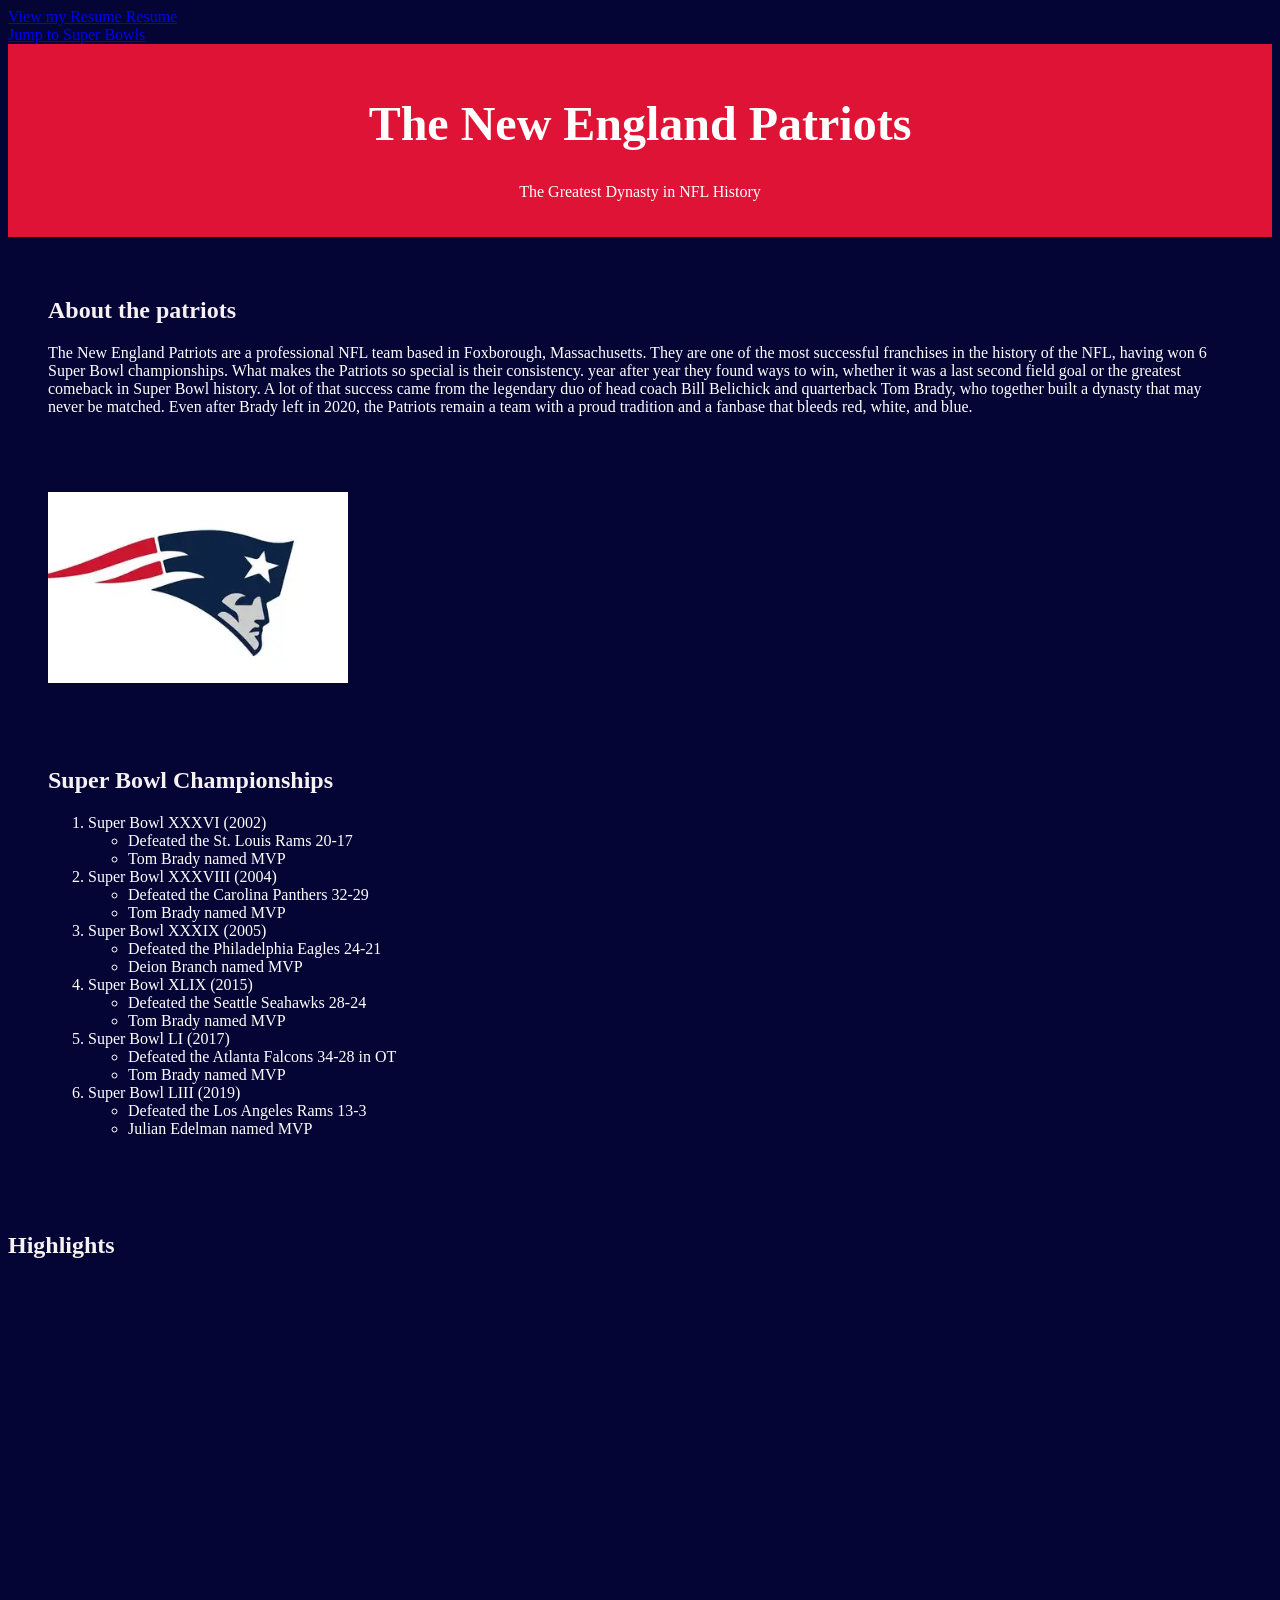
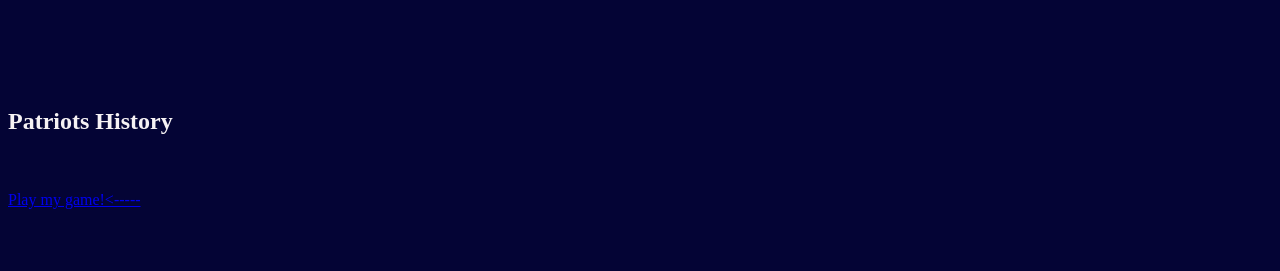
<file: index.html>
<!DOCTYPE html>
<html lang="en">
<head>
    <meta charset="UTF-8">
    <meta name="viewport" content="width=device-width, initial-scale=1.0">
    <title>New England Patriots</title>
    <link rel="stylesheet" href="styles/indexstyles.css">
</head>
<body>
<a href="pages/resume.html">View my Resume Resume</a>
<br>
<a href="#superbowls">Jump to Super Bowls</a>
<div id="header">




<h1>The New England Patriots</h1>


<p>The Greatest Dynasty in NFL History</p>

</div>

<div id="about">


<h2>About the patriots</h2>

<p>The New England Patriots are a professional NFL team based in Foxborough, Massachusetts. They are one of the most successful franchises in the history of the NFL, having won 6 Super Bowl championships. What makes the Patriots so special is their consistency. year after year they found ways to win, whether it was a last second field goal or the greatest comeback in Super Bowl history. A lot of that success came from the legendary duo of head coach Bill Belichick and quarterback Tom Brady, who together built a dynasty that may never be matched. Even after Brady left in 2020, the Patriots remain a team with a proud tradition and a fanbase that bleeds red, white, and blue.</p>


</div>
<div id="image-section">
  <img src="images/patriotslogo.webp" alt="New England Patriots Logo" width="300">
</div>

<div id="superbowls">

<h2>Super Bowl Championships</h2>
<ol>
<li>Super Bowl XXXVI (2002)
    <br>
<ul>
<li>Defeated the St. Louis Rams 20-17</li>
<li>Tom Brady named MVP</li>
</ul>
</li>
<li>Super Bowl XXXVIII (2004)
<ul>
<li>Defeated the Carolina Panthers 32-29</li>
<li>Tom Brady named MVP</li>
</ul>
</li>
<li>Super Bowl XXXIX (2005)
<ul>
<li>Defeated the Philadelphia Eagles 24-21</li>
<li>Deion Branch named MVP</li>
</ul>
</li>
<li>Super Bowl XLIX (2015)
<ul>
<li>Defeated the Seattle Seahawks 28-24</li>
<li>Tom Brady named MVP</li>
</ul>
</li>
<li>Super Bowl LI (2017)
<ul>
<li>Defeated the Atlanta Falcons 34-28 in OT</li>
<li>Tom Brady named MVP</li>
</ul>
</li>
<li>Super Bowl LIII (2019)
<ul>
<li>Defeated the Los Angeles Rams 13-3</li>
<li>Julian Edelman named MVP</li>
</ul>
</li>
</ol>
</div>
<br>

<div id="video-section">


<h2>Highlights</h2>

<iframe width="560" height="315" src="https://www.youtube.com/embed/9zXCcW4XB84?si=r0tDk127AVJNb23o&amp;start=2" title="YouTube video player" frameborder="0" allow="accelerometer; autoplay; clipboard-write; encrypted-media; gyroscope; picture-in-picture; web-share" referrerpolicy="strict-origin-when-cross-origin" allowfullscreen></iframe>
</div>
<br>
<br>
<br>


<br>
<br>
<div id="tableau-section">
  <h2>Patriots History </h2>
  <div class='tableauPlaceholder' id='viz1781738175494' style='position: relative'><noscript><a href='#'><img alt='The History of the New England Patriots ' src='https://public.tableau.com/static/images/Th/TheHistoryoftheNewEnglandPatriots/TheHistoryoftheNewEnglandPatriots/1_rss.png' style='border: none' /></a></noscript><object class='tableauViz'  style='display:none;'><param name='host_url' value='https%3A%2F%2Fpublic.tableau.com%2F' /> <param name='embed_code_version' value='3' /> <param name='site_root' value='' /><param name='name' value='TheHistoryoftheNewEnglandPatriots/TheHistoryoftheNewEnglandPatriots' /><param name='tabs' value='no' /><param name='toolbar' value='yes' /><param name='static_image' value='https://public.tableau.com/static/images/Th/TheHistoryoftheNewEnglandPatriots/TheHistoryoftheNewEnglandPatriots/1.png' /> <param name='animate_transition' value='yes' /><param name='display_static_image' value='yes' /><param name='display_spinner' value='yes' /><param name='display_overlay' value='yes' /><param name='display_count' value='yes' /><param name='language' value='en-US' /></object></div><script type='text/javascript'>var divElement = document.getElementById('viz1781738175494');var vizElement = divElement.getElementsByTagName('object')[0];vizElement.style.minWidth='1200px';vizElement.style.maxWidth='100%';vizElement.style.minHeight='1327px';vizElement.style.maxHeight=(divElement.offsetWidth*0.75)+'px';var scriptElement = document.createElement('script');scriptElement.src = 'https://public.tableau.com/javascripts/api/viz_v1.js';vizElement.parentNode.insertBefore(scriptElement, vizElement);</script>
</div>
<br>
<br>
<div id="game-link">
  <a href="pages/game.html">Play my game!<----- </a>
</div>
<br>
<br>
<br>

</body>
</html>
</file>
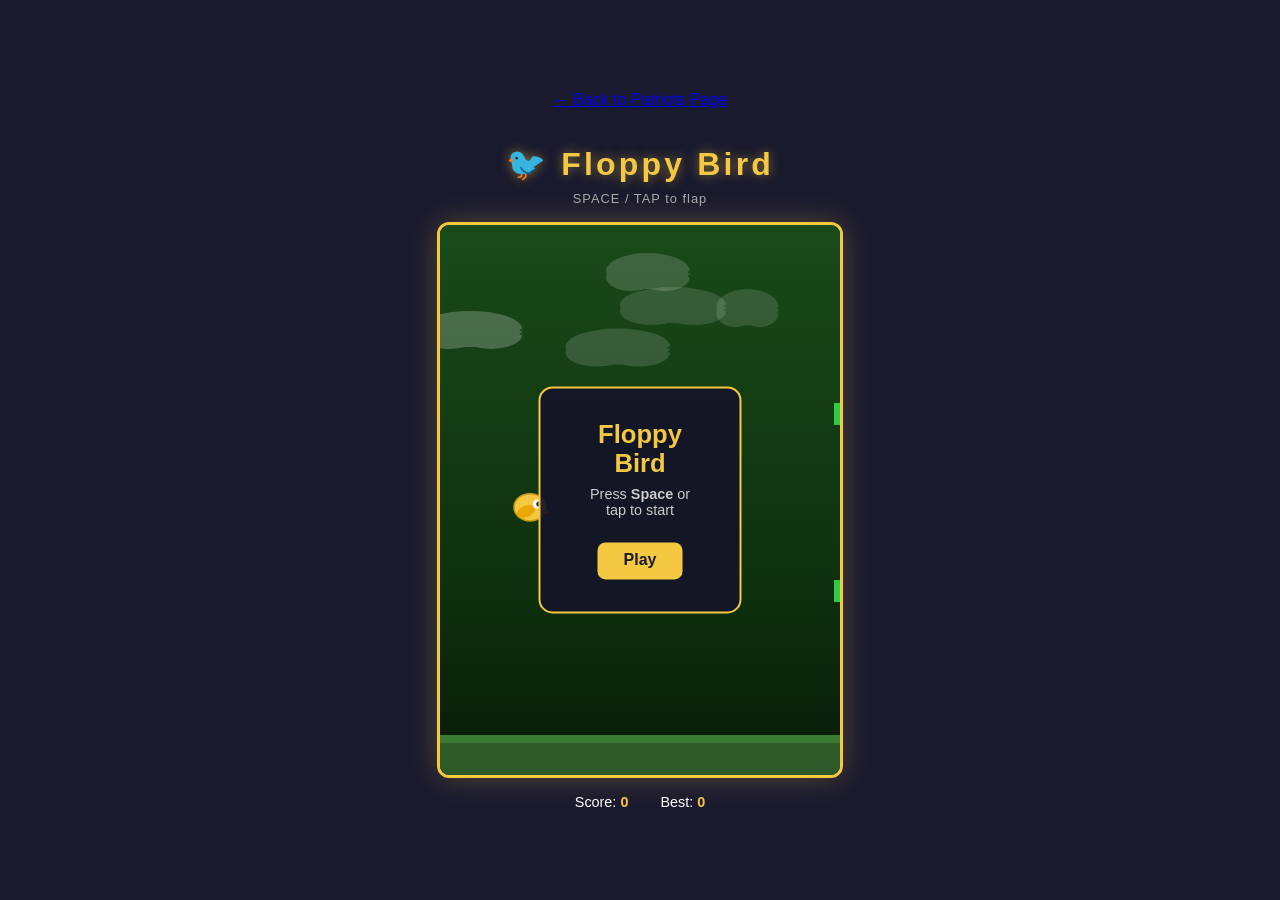
<file: pages/game.html>
<!DOCTYPE html>
<html lang="en">
<head>
  <a href="../index.html">← Back to Patriots Page</a>
<br><br>
  <meta charset="UTF-8"/>
  <meta name="viewport" content="width=device-width, initial-scale=1.0"/>
  <title>Floppy Bird</title>
  <style>
    * { margin: 0; padding: 0; box-sizing: border-box; }

    body {
      background: #1a1a2e;
      display: flex;
      flex-direction: column;
      align-items: center;
      justify-content: center;
      height: 100vh;
      font-family: 'Segoe UI', sans-serif;
      overflow: hidden;
      user-select: none;
    }

    h1 {
      color: #f5c842;
      font-size: 2rem;
      letter-spacing: .1em;
      margin-bottom: .5rem;
      text-shadow: 0 0 12px #f5c84280;
    }

    .subtitle {
      color: #aaa;
      font-size: .8rem;
      margin-bottom: 1rem;
      letter-spacing: .08em;
    }

    #gameCanvas {
      border: 3px solid #f5c842;
      border-radius: 12px;
      box-shadow: 0 0 30px #f5c84240;
      display: block;
    }

    #ui {
      margin-top: 1rem;
      display: flex;
      gap: 2rem;
      color: #fff;
      font-size: .9rem;
    }

    #ui span { color: #f5c842; font-weight: 700; }

    #message {
      position: absolute;
      top: 50%;
      left: 50%;
      transform: translate(-50%, -50%);
      background: rgba(20,20,40,0.92);
      border: 2px solid #f5c842;
      border-radius: 14px;
      padding: 2rem 2.5rem;
      text-align: center;
      color: #fff;
      pointer-events: none;
      transition: opacity .3s;
    }

    #message h2 {
      font-size: 1.6rem;
      color: #f5c842;
      margin-bottom: .5rem;
    }

    #message p {
      font-size: .9rem;
      color: #ccc;
      margin-bottom: 1rem;
    }

    #message .best {
      font-size: .85rem;
      color: #aaa;
    }

    #message button {
      background: #f5c842;
      color: #1a1a2e;
      border: none;
      border-radius: 8px;
      padding: .6rem 1.6rem;
      font-size: 1rem;
      font-weight: 700;
      cursor: pointer;
      pointer-events: all;
      transition: background .2s, transform .1s;
      margin-top: .5rem;
    }

    #message button:hover {
      background: #ffd966;
      transform: scale(1.05);
    }

    .hidden { opacity: 0; pointer-events: none !important; }
  </style>
</head>
<body>

  <h1>🐦 Floppy Bird</h1>
  <p class="subtitle">SPACE / TAP to flap</p>

  <div style="position:relative; display:inline-block;">
    <canvas id="gameCanvas" width="400" height="550"></canvas>
    <div id="message">
      <h2>Floppy Bird</h2>
      <p>Press <strong>Space</strong> or tap to start</p>
      <p class="best" id="bestDisplay"></p>
      <button id="startBtn">Play</button>
    </div>
  </div>

  <div id="ui">
    <div>Score: <span id="scoreDisplay">0</span></div>
    <div>Best: <span id="hiDisplay">0</span></div>
  </div>

<script>
  const canvas = document.getElementById('gameCanvas');
  const ctx = canvas.getContext('2d');
  const W = canvas.width, H = canvas.height;

  const msg = document.getElementById('message');
  const msgH2 = msg.querySelector('h2');
  const msgP = msg.querySelector('p');
  const bestDisplay = document.getElementById('bestDisplay');
  const startBtn = document.getElementById('startBtn');
  const scoreDisplay = document.getElementById('scoreDisplay');
  const hiDisplay = document.getElementById('hiDisplay');

  const GRAVITY = 0.38;
  const FLAP = -7.2;
  const PIPE_W = 54;
  const GAP = 155;
  const PIPE_SPEED = 2.4;
  const PIPE_INTERVAL = 1600;

  let bird, pipes, score, hiScore, lastPipe, animId, state;
  let colorPhase = 0;

  // Only pipes cycle colors — sky/ground stay green
  const pipeThemes = [
    { pipeL: '#2ecc40', pipeD: '#1a7a26' },
    { pipeL: '#e040fb', pipeD: '#7b1fa2' },
    { pipeL: '#ff6f00', pipeD: '#b34700' },
    { pipeL: '#00e5ff', pipeD: '#007c91' },
    { pipeL: '#ff4081', pipeD: '#c2185b' },
    { pipeL: '#ffee58', pipeD: '#f9a825' },
    { pipeL: '#f44336', pipeD: '#b71c1c' },
    { pipeL: '#00bcd4', pipeD: '#006064' },
  ];

  function lerpColor(a, b, t) {
    const parse = h => {
      const s = h.replace('#','');
      return [parseInt(s.slice(0,2),16), parseInt(s.slice(2,4),16), parseInt(s.slice(4,6),16)];
    };
    const [ar,ag,ab] = parse(a);
    const [br,bg,bb] = parse(b);
    return `rgb(${Math.round(ar+(br-ar)*t)},${Math.round(ag+(bg-ag)*t)},${Math.round(ab+(bb-ab)*t)})`;
  }

  function getPipeColors() {
    const total = pipeThemes.length;
    const idx = Math.floor(colorPhase) % total;
    const next = (idx + 1) % total;
    const t = colorPhase % 1;
    return {
      pipeL: lerpColor(pipeThemes[idx].pipeL, pipeThemes[next].pipeL, t),
      pipeD: lerpColor(pipeThemes[idx].pipeD, pipeThemes[next].pipeD, t),
    };
  }

  hiScore = parseInt(localStorage.getItem('floppyBest') || '0');
  hiDisplay.textContent = hiScore;

  function initBird() {
    return { x: 90, y: H / 2, vy: 0, r: 16 };
  }

  function reset() {
    bird = initBird();
    pipes = [];
    score = 0;
    lastPipe = 0;
    colorPhase = 0;
    scoreDisplay.textContent = 0;
  }

  const clouds = Array.from({length: 5}, () => ({
    x: Math.random() * W,
    y: 30 + Math.random() * 120,
    w: 60 + Math.random() * 60,
    speed: 0.3 + Math.random() * 0.3,
    alpha: 0.12 + Math.random() * 0.1
  }));

  function updateClouds() {
    clouds.forEach(c => {
      c.x -= c.speed;
      if (c.x + c.w < 0) { c.x = W + c.w; c.y = 30 + Math.random() * 120; }
    });
  }

  function drawClouds() {
    clouds.forEach(c => {
      ctx.save();
      ctx.globalAlpha = c.alpha;
      ctx.fillStyle = '#fff';
      ctx.beginPath();
      ctx.ellipse(c.x, c.y, c.w/2, 18, 0, 0, Math.PI*2);
      ctx.ellipse(c.x - c.w*0.2, c.y + 6, c.w*0.3, 14, 0, 0, Math.PI*2);
      ctx.ellipse(c.x + c.w*0.2, c.y + 6, c.w*0.3, 14, 0, 0, Math.PI*2);
      ctx.fill();
      ctx.restore();
    });
  }

  function drawBg() {
    // Fixed green sky
    const grad = ctx.createLinearGradient(0, 0, 0, H);
    grad.addColorStop(0, '#1a4a1a');
    grad.addColorStop(0.7, '#0d2e0d');
    grad.addColorStop(1, '#071a07');
    ctx.fillStyle = grad;
    ctx.fillRect(0, 0, W, H);
    drawClouds();
    // Fixed green ground
    ctx.fillStyle = '#2d5a27';
    ctx.fillRect(0, H - 40, W, 40);
    ctx.fillStyle = '#3a7a32';
    ctx.fillRect(0, H - 40, W, 8);
  }

  function drawBird() {
    const { x, y, vy, r } = bird;
    const angle = Math.min(Math.max(vy * 0.06, -0.5), 1.2);
    ctx.save();
    ctx.translate(x, y);
    ctx.rotate(angle);

    ctx.beginPath();
    ctx.ellipse(0, 0, r, r * 0.85, 0, 0, Math.PI * 2);
    ctx.fillStyle = '#f5c842';
    ctx.fill();
    ctx.strokeStyle = '#c89a10';
    ctx.lineWidth = 1.5;
    ctx.stroke();

    ctx.beginPath();
    ctx.ellipse(-4, 4, r * 0.6, r * 0.35, -0.4, 0, Math.PI * 2);
    ctx.fillStyle = '#e8a800';
    ctx.fill();

    ctx.beginPath();
    ctx.arc(r * 0.45, -r * 0.2, 4.5, 0, Math.PI * 2);
    ctx.fillStyle = '#fff';
    ctx.fill();
    ctx.beginPath();
    ctx.arc(r * 0.55, -r * 0.2, 2.5, 0, Math.PI * 2);
    ctx.fillStyle = '#222';
    ctx.fill();

    ctx.beginPath();
    ctx.moveTo(r * 0.8, 2);
    ctx.lineTo(r * 1.3, 5);
    ctx.lineTo(r * 0.8, 8);
    ctx.closePath();
    ctx.fillStyle = '#ff8c00';
    ctx.fill();

    ctx.restore();
  }

  function spawnPipe(now) {
    const minTop = 60, maxTop = H - GAP - 60 - 40;
    const topH = minTop + Math.random() * (maxTop - minTop);
    pipes.push({ x: W + PIPE_W, topH, passed: false });
    lastPipe = now;
  }

  function drawPipe(p, pipeColors) {
    const capH = 22, capExtra = 6;
    const tGrad = ctx.createLinearGradient(p.x, 0, p.x + PIPE_W, 0);
    tGrad.addColorStop(0, pipeColors.pipeL);
    tGrad.addColorStop(0.5, pipeColors.pipeD);
    tGrad.addColorStop(1, pipeColors.pipeD);
    ctx.fillStyle = tGrad;
    ctx.fillRect(p.x, 0, PIPE_W, p.topH);
    ctx.fillRect(p.x - capExtra, p.topH - capH, PIPE_W + capExtra * 2, capH);
    ctx.fillStyle = 'rgba(255,255,255,0.15)';
    ctx.fillRect(p.x + 6, 0, 8, p.topH - capH);

    const botY = p.topH + GAP;
    ctx.fillStyle = tGrad;
    ctx.fillRect(p.x, botY, PIPE_W, H - botY - 40);
    ctx.fillRect(p.x - capExtra, botY, PIPE_W + capExtra * 2, capH);
    ctx.fillStyle = 'rgba(255,255,255,0.15)';
    ctx.fillRect(p.x + 6, botY + capH, 8, H - botY - 40 - capH);
  }

  function collides(p) {
    const { x, y, r } = bird;
    const capExtra = 6;
    if (x + r > p.x - capExtra && x - r < p.x + PIPE_W + capExtra) {
      if (y - r < p.topH) return true;
      if (y + r > p.topH + GAP) return true;
    }
    if (y + r >= H - 40 || y - r <= 0) return true;
    return false;
  }

  function drawScore() {
    ctx.font = 'bold 36px Segoe UI';
    ctx.textAlign = 'center';
    ctx.fillStyle = 'rgba(0,0,0,0.3)';
    ctx.fillText(score, W/2 + 2, 52);
    ctx.fillStyle = '#fff';
    ctx.fillText(score, W/2, 50);
  }

  let lastTime = 0;
  function loop(now) {
    lastTime = now;
    ctx.clearRect(0, 0, W, H);

    drawBg();
    updateClouds();

    const pipeColors = getPipeColors();

    if (state === 'playing') {
      colorPhase += 0.0015;

      bird.vy += GRAVITY;
      bird.y += bird.vy;

      if (now - lastPipe > PIPE_INTERVAL) spawnPipe(now);

      for (let i = pipes.length - 1; i >= 0; i--) {
        pipes[i].x -= PIPE_SPEED;
        drawPipe(pipes[i], pipeColors);
        if (!pipes[i].passed && pipes[i].x + PIPE_W < bird.x) {
          pipes[i].passed = true;
          score++;
          scoreDisplay.textContent = score;
          if (score > hiScore) {
            hiScore = score;
            hiDisplay.textContent = hiScore;
            localStorage.setItem('floppyBest', hiScore);
          }
        }
        if (pipes[i].x + PIPE_W < -PIPE_W) pipes.splice(i, 1);
        if (collides(pipes[i])) { die(); return; }
      }

      if (bird.y + bird.r >= H - 40 || bird.y - bird.r <= 0) { die(); return; }
    }

    if (state === 'idle') {
      bird.y = H/2 + Math.sin(now * 0.002) * 10;
      drawPipe({ x: W, topH: 200, passed: false }, pipeColors);
    }

    drawBird();
    if (state === 'playing') drawScore();

    animId = requestAnimationFrame(loop);
  }

  function die() {
    state = 'dead';
    if (score > hiScore) {
      hiScore = score;
      localStorage.setItem('floppyBest', hiScore);
      hiDisplay.textContent = hiScore;
    }
    msgH2.textContent = '💥 Game Over';
    msgP.innerHTML = `You scored <strong>${score}</strong>`;
    bestDisplay.textContent = `Best: ${hiScore}`;
    startBtn.textContent = 'Play Again';
    msg.classList.remove('hidden');
    cancelAnimationFrame(animId);
    animId = requestAnimationFrame(loop);
  }

  function startGame() {
    reset();
    state = 'playing';
    msg.classList.add('hidden');
    lastTime = performance.now();
    cancelAnimationFrame(animId);
    animId = requestAnimationFrame(loop);
  }

  function flap() {
    if (state === 'playing') bird.vy = FLAP;
  }

  document.addEventListener('keydown', e => {
    if (e.code === 'Space' || e.code === 'ArrowUp') {
      e.preventDefault();
      if (state === 'idle' || state === 'dead') return;
      flap();
    }
  });

  canvas.addEventListener('click', () => {
    if (state === 'playing') flap();
  });

  canvas.addEventListener('touchstart', e => {
    e.preventDefault();
    if (state === 'playing') flap();
  }, { passive: false });

  startBtn.addEventListener('click', startGame);

  reset();
  state = 'idle';
  bestDisplay.textContent = hiScore > 0 ? `Best: ${hiScore}` : '';
  hiDisplay.textContent = hiScore;
  lastTime = performance.now();
  animId = requestAnimationFrame(loop);
</script>
</body>
</html>
</file>
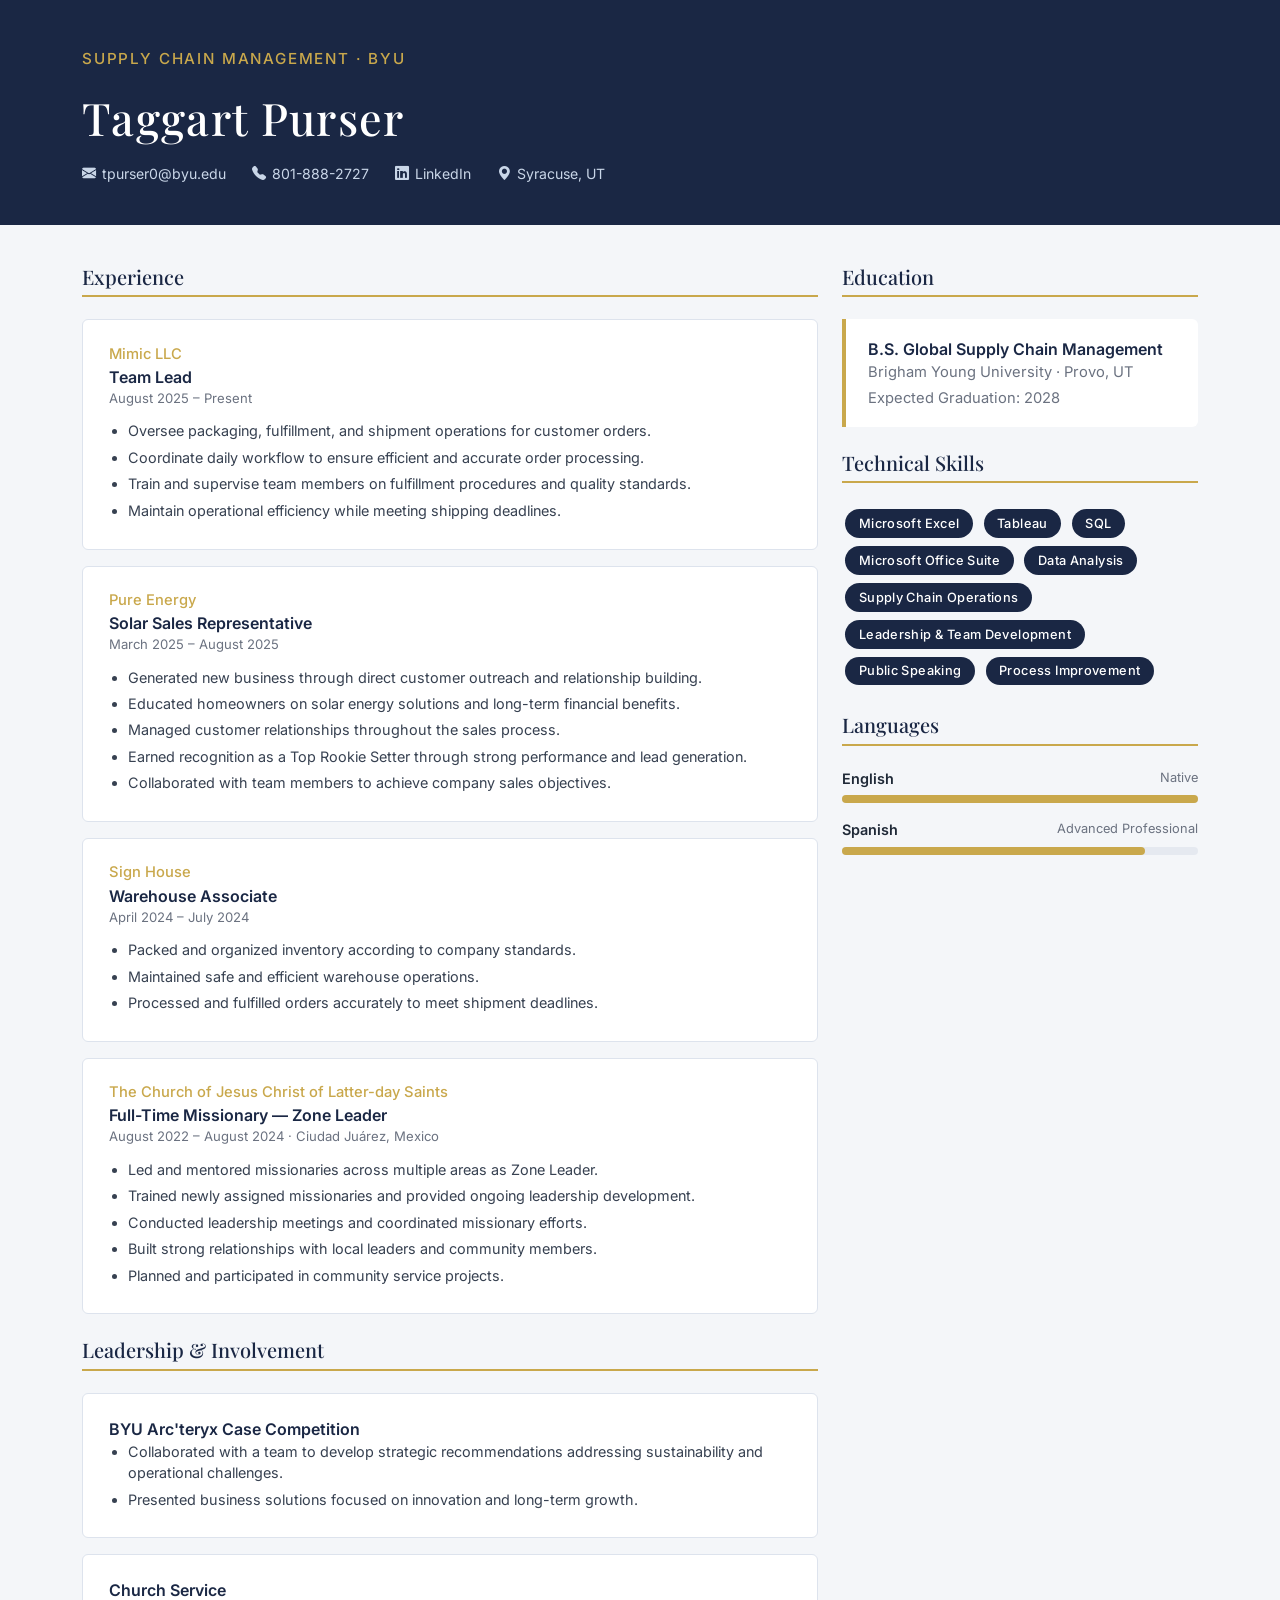
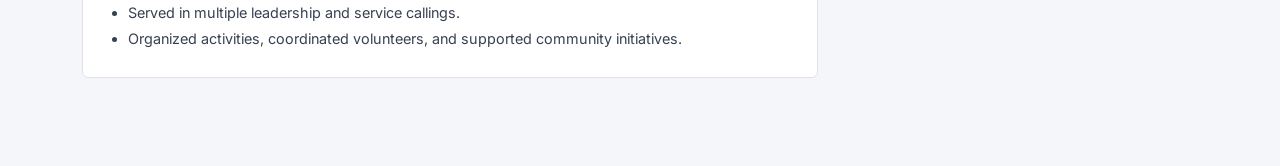
<file: pages/resume.html>
<!DOCTYPE html>
<html lang="en">
<head>
  <meta charset="UTF-8" />
  <meta name="viewport" content="width=device-width, initial-scale=1.0"/>
  <title>Taggart Purser | Resume</title>
  <link href="https://cdn.jsdelivr.net/npm/bootstrap@5.3.2/dist/css/bootstrap.min.css" rel="stylesheet"/>
  <link href="https://fonts.googleapis.com/css2?family=Playfair+Display:wght@600;700&family=Inter:wght@300;400;500;600&display=swap" rel="stylesheet"/>
  <link rel="stylesheet" href="https://cdn.jsdelivr.net/npm/bootstrap-icons@1.11.3/font/bootstrap-icons.min.css"/>
  <style>
    :root {
      --navy: #1a2744;
      --gold: #c9a84c;
      --light-gray: #f4f6f9;
      --mid-gray: #6b7280;
      --border: #dde3ed;
    }

    body {
      font-family: 'Inter', sans-serif;
      background-color: var(--light-gray);
      color: #1f2937;
    }

    .resume-header {
      background-color: var(--navy);
      color: #fff;
      padding: 3rem 0 2.5rem;
    }

    .resume-header h1 {
      font-family: 'Playfair Display', serif;
      font-size: 2.8rem;
      letter-spacing: .03em;
      margin-bottom: .25rem;
    }

    .resume-header .tagline {
      color: var(--gold);
      font-size: .95rem;
      font-weight: 500;
      letter-spacing: .12em;
      text-transform: uppercase;
      margin-bottom: 1.25rem;
    }

    .contact-links a {
      color: #c9d6e8;
      text-decoration: none;
      font-size: .88rem;
      margin-right: 1.4rem;
      transition: color .2s;
    }

    .contact-links a:hover { color: var(--gold); }
    .contact-links i { margin-right: .35rem; }

    .resume-body {
      padding: 2.5rem 0 4rem;
    }

    .section-label {
      font-family: 'Playfair Display', serif;
      font-size: 1.25rem;
      color: var(--navy);
      border-bottom: 2px solid var(--gold);
      padding-bottom: .4rem;
      margin-bottom: 1.4rem;
    }

    .resume-card {
      background: #fff;
      border: 1px solid var(--border);
      border-radius: 6px;
      padding: 1.4rem 1.6rem;
      margin-bottom: 1rem;
    }

    .resume-card .role {
      font-weight: 600;
      font-size: 1rem;
      color: var(--navy);
    }

    .resume-card .org {
      font-size: .92rem;
      color: var(--gold);
      font-weight: 500;
    }

    .resume-card .dates {
      font-size: .82rem;
      color: var(--mid-gray);
      margin-bottom: .75rem;
    }

    .resume-card ul {
      margin: 0;
      padding-left: 1.2rem;
      font-size: .9rem;
      color: #374151;
    }

    .resume-card ul li { margin-bottom: .3rem; }

    .skill-pill {
      display: inline-block;
      background: var(--navy);
      color: #fff;
      border-radius: 20px;
      padding: .3rem .85rem;
      font-size: .8rem;
      font-weight: 500;
      margin: .25rem .2rem;
      letter-spacing: .03em;
    }

    .edu-block {
      background: #fff;
      border-left: 4px solid var(--gold);
      border-radius: 0 6px 6px 0;
      padding: 1.1rem 1.4rem;
    }

    .edu-block .degree {
      font-weight: 600;
      font-size: 1rem;
      color: var(--navy);
    }

    .edu-block .school {
      font-size: .92rem;
      color: var(--mid-gray);
    }

    .lang-bar-bg {
      background: #e5e9f0;
      border-radius: 4px;
      height: 8px;
      margin-top: .35rem;
    }

    .lang-bar-fill {
      height: 8px;
      border-radius: 4px;
      background: var(--gold);
    }

    @media (min-width: 992px) {
      .sidebar { position: sticky; top: 2rem; }
    }
  </style>
</head>
<body>

  <header class="resume-header">
    <div class="container">
      <div class="tagline">Supply Chain Management · BYU</div>
      <h1>Taggart Purser</h1>
      <div class="contact-links mt-3">
        <a href="mailto:tpurser0@byu.edu"><i class="bi bi-envelope-fill"></i>tpurser0@byu.edu</a>
        <a href="tel:8018882727"><i class="bi bi-telephone-fill"></i>801-888-2727</a>
        <a href="https://www.linkedin.com/in/taggart-purser-02a322347" target="_blank"><i class="bi bi-linkedin"></i>LinkedIn</a>
        <span style="color:#c9d6e8; font-size:.88rem;"><i class="bi bi-geo-alt-fill"></i>Syracuse, UT</span>
      </div>
    </div>
  </header>

  <main class="resume-body">
    <div class="container">
      <div class="row g-4">

        <div class="col-lg-8">

          <section class="mb-4">
            <h2 class="section-label">Experience</h2>

            <div class="resume-card">
              <div class="org">Mimic LLC</div>
              <div class="role">Team Lead</div>
              <div class="dates">August 2025 – Present</div>
              <ul>
                <li>Oversee packaging, fulfillment, and shipment operations for customer orders.</li>
                <li>Coordinate daily workflow to ensure efficient and accurate order processing.</li>
                <li>Train and supervise team members on fulfillment procedures and quality standards.</li>
                <li>Maintain operational efficiency while meeting shipping deadlines.</li>
              </ul>
            </div>

            <div class="resume-card">
              <div class="org">Pure Energy</div>
              <div class="role">Solar Sales Representative</div>
              <div class="dates">March 2025 – August 2025</div>
              <ul>
                <li>Generated new business through direct customer outreach and relationship building.</li>
                <li>Educated homeowners on solar energy solutions and long-term financial benefits.</li>
                <li>Managed customer relationships throughout the sales process.</li>
                <li>Earned recognition as a Top Rookie Setter through strong performance and lead generation.</li>
                <li>Collaborated with team members to achieve company sales objectives.</li>
              </ul>
            </div>

            <div class="resume-card">
              <div class="org">Sign House</div>
              <div class="role">Warehouse Associate</div>
              <div class="dates">April 2024 – July 2024</div>
              <ul>
                <li>Packed and organized inventory according to company standards.</li>
                <li>Maintained safe and efficient warehouse operations.</li>
                <li>Processed and fulfilled orders accurately to meet shipment deadlines.</li>
              </ul>
            </div>

            <div class="resume-card">
              <div class="org">The Church of Jesus Christ of Latter-day Saints</div>
              <div class="role">Full-Time Missionary — Zone Leader</div>
              <div class="dates">August 2022 – August 2024 · Ciudad Juárez, Mexico</div>
              <ul>
                <li>Led and mentored missionaries across multiple areas as Zone Leader.</li>
                <li>Trained newly assigned missionaries and provided ongoing leadership development.</li>
                <li>Conducted leadership meetings and coordinated missionary efforts.</li>
                <li>Built strong relationships with local leaders and community members.</li>
                <li>Planned and participated in community service projects.</li>
              </ul>
            </div>
          </section>

          <section class="mb-4">
            <h2 class="section-label">Leadership &amp; Involvement</h2>

            <div class="resume-card">
              <div class="role">BYU Arc'teryx Case Competition</div>
              <ul>
                <li>Collaborated with a team to develop strategic recommendations addressing sustainability and operational challenges.</li>
                <li>Presented business solutions focused on innovation and long-term growth.</li>
              </ul>
            </div>

            <div class="resume-card">
              <div class="role">Church Service</div>
              <ul>
                <li>Served in multiple leadership and service callings.</li>
                <li>Organized activities, coordinated volunteers, and supported community initiatives.</li>
              </ul>
            </div>
          </section>

        </div>

        <div class="col-lg-4">
          <div class="sidebar">

            <section class="mb-4">
              <h2 class="section-label">Education</h2>
              <div class="edu-block">
                <div class="degree">B.S. Global Supply Chain Management</div>
                <div class="school">Brigham Young University · Provo, UT</div>
                <div class="school mt-1">Expected Graduation: 2028</div>
              </div>
            </section>

            <section class="mb-4">
              <h2 class="section-label">Technical Skills</h2>
              <div>
                <span class="skill-pill">Microsoft Excel</span>
                <span class="skill-pill">Tableau</span>
                <span class="skill-pill">SQL</span>
                <span class="skill-pill">Microsoft Office Suite</span>
                <span class="skill-pill">Data Analysis</span>
                <span class="skill-pill">Supply Chain Operations</span>
                <span class="skill-pill">Leadership &amp; Team Development</span>
                <span class="skill-pill">Public Speaking</span>
                <span class="skill-pill">Process Improvement</span>
              </div>
            </section>

            <section class="mb-4">
              <h2 class="section-label">Languages</h2>
              <div class="mb-3">
                <div class="d-flex justify-content-between">
                  <span style="font-weight:600; font-size:.9rem;">English</span>
                  <span style="font-size:.8rem; color:var(--mid-gray);">Native</span>
                </div>
                <div class="lang-bar-bg"><div class="lang-bar-fill" style="width:100%"></div></div>
              </div>
              <div>
                <div class="d-flex justify-content-between">
                  <span style="font-weight:600; font-size:.9rem;">Spanish</span>
                  <span style="font-size:.8rem; color:var(--mid-gray);">Advanced Professional</span>
                </div>
                <div class="lang-bar-bg"><div class="lang-bar-fill" style="width:85%"></div></div>
              </div>
            </section>

          </div>
        </div>
      </div>
    </div>
  </main>

  <script src="https://cdn.jsdelivr.net/npm/bootstrap@5.3.2/dist/js/bootstrap.bundle.min.js"></script>
</body>
</html>
</file>
<file: styles/indexstyles.css>
body {
background-color: rgb(4, 4, 53);
font-family: Georgia, 'Times New Roman', Times, serif;
color: white;
}
#header {
  background-color: #df1335;
  padding: 20px;
  text-align: center;
}

#about {
  padding: 20px;
  margin: 20px;
}

#superbowls {
  padding: 20px;
  margin: 20px;
}

h1 {
  color: white;
  font-size: 3em;
}

h2 {
  color: #f6f2f4;
}

#image-section {
  padding: 20px;
  margin: 20px;
</file>
